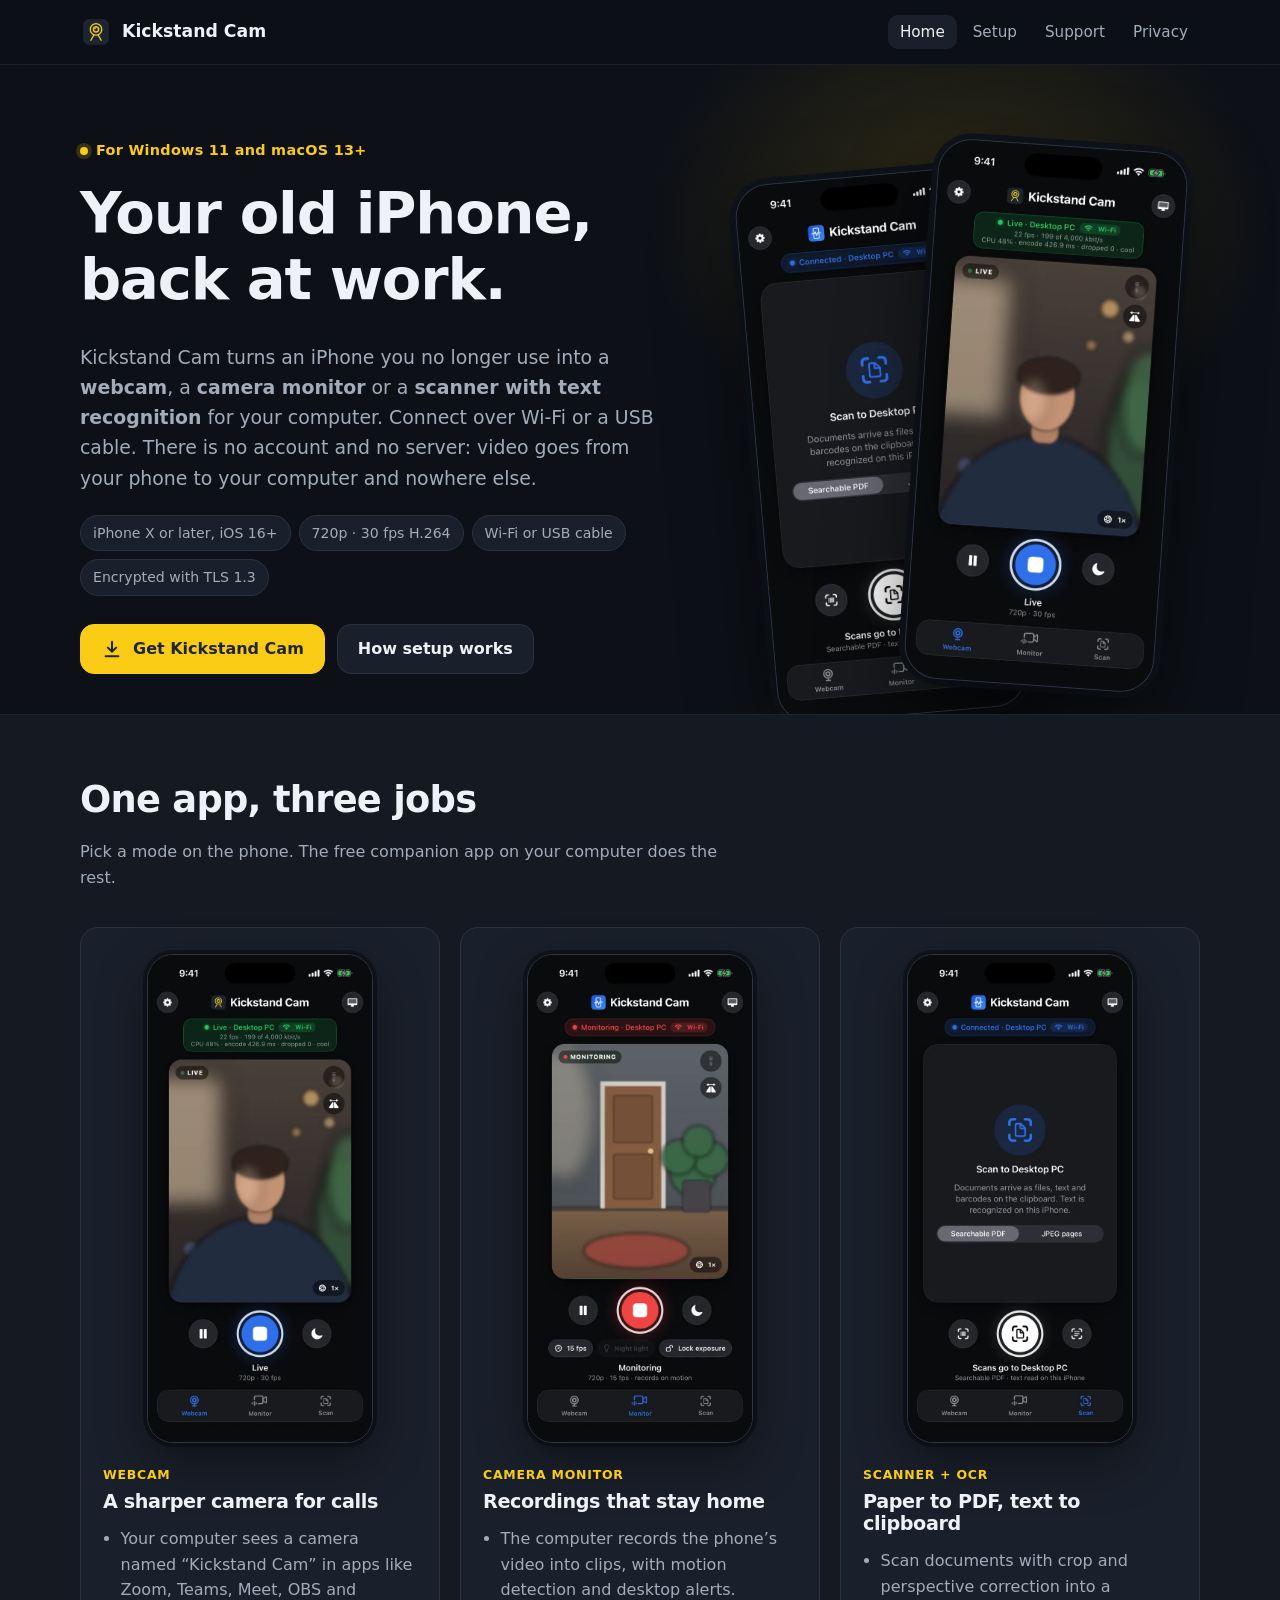
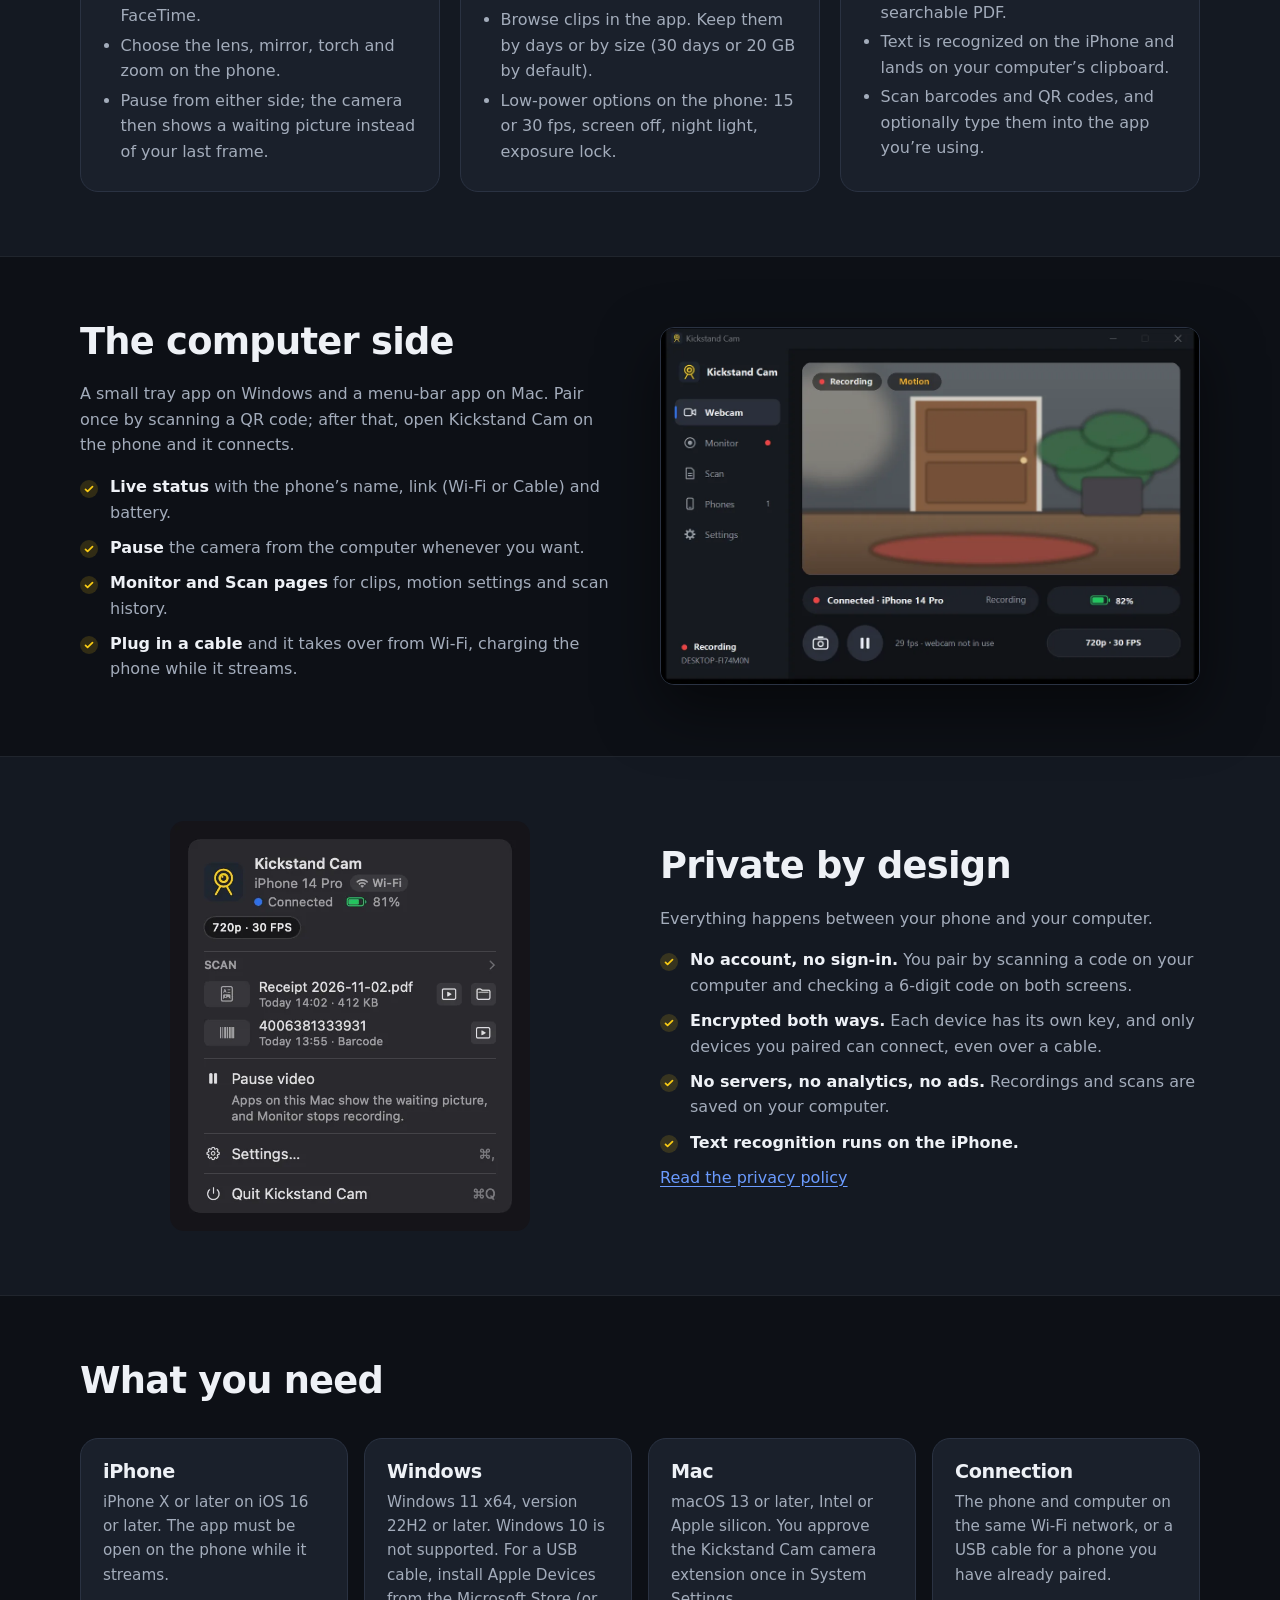
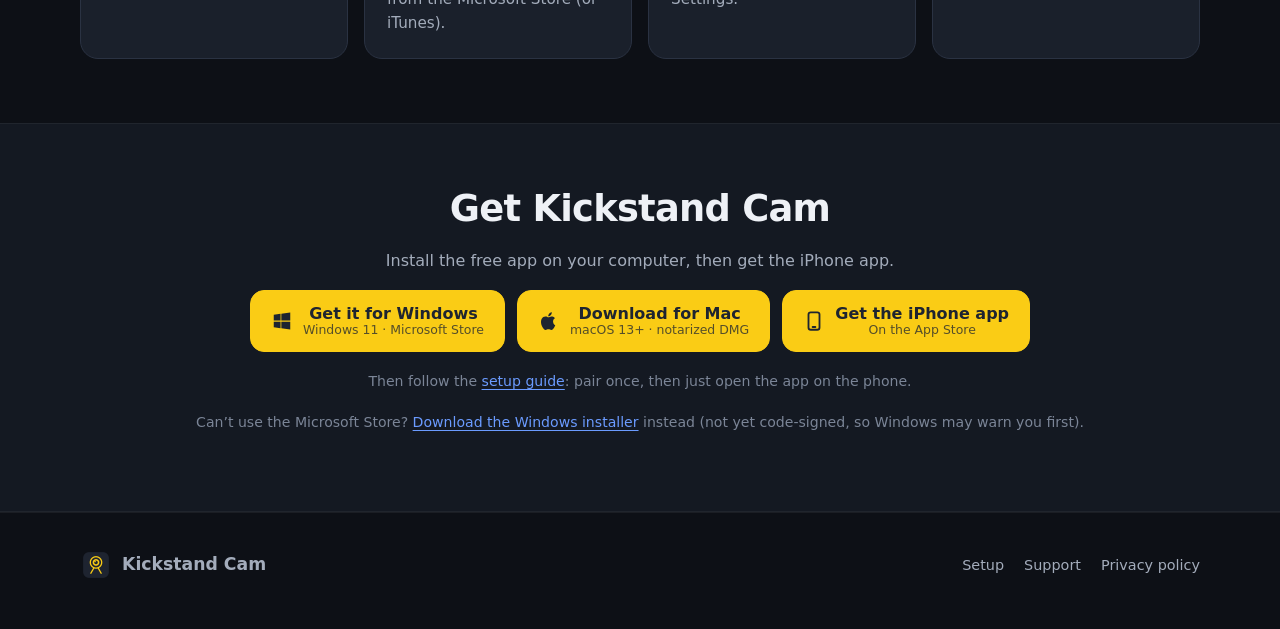
<file: index.html>
<!doctype html>
<html lang="en">
<head>
  <meta charset="utf-8">
  <meta name="viewport" content="width=device-width, initial-scale=1">
  <title>Kickstand Cam: your old iPhone as a webcam, camera monitor and scanner</title>
  <meta name="description" content="Kickstand Cam turns an old iPhone (iPhone X or later) into a webcam, a camera monitor or a document scanner with text recognition for Windows 11 and macOS 13+, over Wi-Fi or a USB cable. No account, no server.">
  <meta name="theme-color" content="#0d1016">
  <meta property="og:type" content="website">
  <meta property="og:title" content="Kickstand Cam">
  <meta property="og:description" content="Your old iPhone as a webcam, a camera monitor and a scanner for your Windows PC or Mac.">
  <meta property="og:image" content="assets/og-card.png">
  <link rel="icon" href="assets/icon.svg" type="image/svg+xml">
  <link rel="icon" href="assets/favicon.ico" sizes="any">
  <link rel="apple-touch-icon" href="assets/apple-touch-icon.png">
  <link rel="stylesheet" href="styles.css">
</head>
<body>
<a class="skip" href="#main">Skip to content</a>
<header class="site-header">
  <div class="wrap nav">
    <a class="brand" href="./"><img src="assets/icon-256.png" alt="" width="32" height="32">Kickstand Cam</a>
    <ul class="nav-links">
      <li><a href="./" aria-current="page">Home</a></li>
      <li><a href="setup/">Setup</a></li>
      <li><a href="support/">Support</a></li>
      <li><a href="privacy/">Privacy</a></li>
    </ul>
  </div>
</header>

<main id="main">
  <section class="hero">
    <div class="wrap hero-grid">
      <div>
        <span class="eyebrow">For Windows 11 and macOS 13+</span>
        <h1>Your old iPhone, back at work.</h1>
        <p class="lede">Kickstand Cam turns an iPhone you no longer use into a <strong>webcam</strong>, a <strong>camera monitor</strong> or a <strong>scanner with text recognition</strong> for your computer. Connect over Wi-Fi or a USB cable. There is no account and no server: video goes from your phone to your computer and nowhere else.</p>
        <ul class="facts">
          <li>iPhone X or later, iOS 16+</li>
          <li>720p · 30 fps H.264</li>
          <li>Wi-Fi or USB cable</li>
          <li>Encrypted with TLS 1.3</li>
        </ul>
        <div class="buttons">
          <a class="btn primary" href="#download">
            <svg viewBox="0 0 24 24" fill="none" stroke="currentColor" stroke-width="2.2" stroke-linecap="round" stroke-linejoin="round" aria-hidden="true"><path d="M12 4v11m0 0l-4.5-4.5M12 15l4.5-4.5M5 20h14"/></svg>
            Get Kickstand Cam
          </a>
          <a class="btn" href="setup/">How setup works</a>
        </div>
      </div>
      <div class="hero-shots" aria-hidden="true">
        <div class="phone a"><img src="assets/ios-scan.webp" alt="" width="600" height="1304"></div>
        <div class="phone b"><img src="assets/ios-webcam.webp" alt="" width="600" height="1304"></div>
      </div>
    </div>
  </section>

  <section class="band" id="modes">
    <div class="wrap">
      <div class="section-head">
        <h2>One app, three jobs</h2>
        <p class="muted">Pick a mode on the phone. The free companion app on your computer does the rest.</p>
      </div>
      <div class="modes">
        <article class="mode">
          <div class="phone"><img src="assets/ios-webcam.webp" alt="Kickstand Cam on iPhone in Webcam mode, live to a desktop PC over Wi-Fi" width="600" height="1304" loading="lazy"></div>
          <span class="tag">Webcam</span>
          <h3>A sharper camera for calls</h3>
          <ul>
            <li>Your computer sees a camera named “Kickstand Cam” in apps like Zoom, Teams, Meet, OBS and FaceTime.</li>
            <li>Choose the lens, mirror, torch and zoom on the phone.</li>
            <li>Pause from either side; the camera then shows a waiting picture instead of your last frame.</li>
          </ul>
        </article>
        <article class="mode">
          <div class="phone"><img src="assets/ios-monitor.webp" alt="Kickstand Cam on iPhone in Monitor mode at 15 fps, recording on motion" width="600" height="1304" loading="lazy"></div>
          <span class="tag">Camera monitor</span>
          <h3>Recordings that stay home</h3>
          <ul>
            <li>The computer records the phone’s video into clips, with motion detection and desktop alerts.</li>
            <li>Browse clips in the app. Keep them by days or by size (30 days or 20 GB by default).</li>
            <li>Low-power options on the phone: 15 or 30 fps, screen off, night light, exposure lock.</li>
          </ul>
        </article>
        <article class="mode">
          <div class="phone"><img src="assets/ios-scan.webp" alt="Kickstand Cam on iPhone in Scan mode, sending a searchable PDF to a desktop PC" width="600" height="1304" loading="lazy"></div>
          <span class="tag">Scanner + OCR</span>
          <h3>Paper to PDF, text to clipboard</h3>
          <ul>
            <li>Scan documents with crop and perspective correction into a searchable PDF.</li>
            <li>Text is recognized on the iPhone and lands on your computer’s clipboard.</li>
            <li>Scan barcodes and QR codes, and optionally type them into the app you’re using.</li>
          </ul>
        </article>
      </div>
    </div>
  </section>

  <section>
    <div class="wrap split">
      <div>
        <h2>The computer side</h2>
        <p class="muted">A small tray app on Windows and a menu-bar app on Mac. Pair once by scanning a QR code; after that, open Kickstand Cam on the phone and it connects.</p>
        <ul class="checks">
          <li><strong>Live status</strong> with the phone’s name, link (Wi-Fi or Cable) and battery.</li>
          <li><strong>Pause</strong> the camera from the computer whenever you want.</li>
          <li><strong>Monitor and Scan pages</strong> for clips, motion settings and scan history.</li>
          <li><strong>Plug in a cable</strong> and it takes over from Wi-Fi, charging the phone while it streams.</li>
        </ul>
      </div>
      <figure class="window"><img src="assets/win-monitoring.webp" alt="Kickstand Cam for Windows recording a motion clip from an iPhone 14 Pro" width="1160" height="769" loading="lazy"></figure>
    </div>
  </section>

  <section class="band">
    <div class="wrap split flip">
      <div>
        <h2>Private by design</h2>
        <p class="muted">Everything happens between your phone and your computer.</p>
        <ul class="checks">
          <li><strong>No account, no sign-in.</strong> You pair by scanning a code on your computer and checking a 6-digit code on both screens.</li>
          <li><strong>Encrypted both ways.</strong> Each device has its own key, and only devices you paired can connect, even over a cable.</li>
          <li><strong>No servers, no analytics, no ads.</strong> Recordings and scans are saved on your computer.</li>
          <li><strong>Text recognition runs on the iPhone.</strong></li>
        </ul>
        <p><a href="privacy/">Read the privacy policy</a></p>
      </div>
      <figure class="window plain" style="max-width:360px;justify-self:center"><img src="assets/mac-menu.webp" alt="Kickstand Cam menu on a Mac: connected to an iPhone 14 Pro over Wi-Fi, with recent scans" width="632" height="720" loading="lazy"></figure>
    </div>
  </section>

  <section id="requirements">
    <div class="wrap">
      <div class="section-head">
        <h2>What you need</h2>
      </div>
      <div class="cards four">
        <div class="card">
          <h3>iPhone</h3>
          <p class="muted">iPhone X or later on iOS 16 or later. The app must be open on the phone while it streams.</p>
        </div>
        <div class="card">
          <h3>Windows</h3>
          <p class="muted">Windows 11 x64, version 22H2 or later. Windows 10 is not supported. For a USB cable, install Apple Devices from the Microsoft Store (or iTunes).</p>
        </div>
        <div class="card">
          <h3>Mac</h3>
          <p class="muted">macOS 13 or later, Intel or Apple silicon. You approve the Kickstand Cam camera extension once in System Settings.</p>
        </div>
        <div class="card">
          <h3>Connection</h3>
          <p class="muted">The phone and computer on the same Wi-Fi network, or a USB cable for a phone you have already paired.</p>
        </div>
      </div>
    </div>
  </section>

  <section class="band download" id="download">
    <div class="wrap">
      <h2>Get Kickstand Cam</h2>
      <p class="muted">Install the free app on your computer, then get the iPhone app.</p>
      <div class="buttons">
        <!-- Download links: see site/README.md, "Downloads". -->
        <a class="btn primary" href="https://apps.microsoft.com/detail/9MT7MJQZF2FW" data-download="windows">
          <svg viewBox="0 0 24 24" fill="currentColor" aria-hidden="true"><path d="M3 5.2l7.4-1v7.2H3zm0 13.6l7.4 1v-7.1H3zm8.3 1.1L21 21.3v-8.6h-9.7zm0-15.8v7.3H21V2.7z"/></svg>
          <span>Get it for Windows<small>Windows 11 · Microsoft Store</small></span>
        </a>
        <a class="btn primary" href="downloads/KickstandCam-1.0.0.dmg" data-download="mac">
          <svg viewBox="0 0 24 24" fill="currentColor" aria-hidden="true"><path d="M16.4 12.6c0-2.4 2-3.6 2.1-3.6-1.1-1.7-2.9-1.9-3.5-1.9-1.5-.2-2.9.9-3.7.9-.8 0-1.9-.9-3.2-.8-1.6 0-3.1 1-4 2.4-1.7 3-.4 7.4 1.2 9.8.8 1.2 1.8 2.5 3 2.4 1.2 0 1.7-.8 3.1-.8s1.9.8 3.2.8c1.3 0 2.1-1.2 2.9-2.4.9-1.3 1.3-2.7 1.3-2.7s-2.4-1-2.4-4.1zM14 5.5c.7-.8 1.1-1.9 1-3-1 0-2.1.7-2.8 1.5-.6.7-1.2 1.8-1 2.9 1 .1 2.1-.6 2.8-1.4z"/></svg>
          <span>Download for Mac<small>macOS 13+ · notarized DMG</small></span>
        </a>
        <a class="btn primary" href="https://apps.apple.com/app/id6826891797" data-download="app-store">
          <svg viewBox="0 0 24 24" fill="none" stroke="currentColor" stroke-width="2" stroke-linecap="round" aria-hidden="true"><rect x="6" y="2.5" width="12" height="19" rx="2.5"/><path d="M10.5 18.5h3"/></svg>
          <span>Get the iPhone app<small>On the App Store</small></span>
        </a>
      </div>
      <p class="note">Then follow the <a href="setup/">setup guide</a>: pair once, then just open the app on the phone.</p>
      <p class="note">Can’t use the Microsoft Store? <a href="downloads/KickstandCam-Setup-1.0.0.exe" data-download="windows-exe">Download the Windows installer</a> instead (not yet code-signed, so Windows may warn you first).</p>
    </div>
  </section>
</main>

<footer class="site-footer">
  <div class="wrap footer-grid">
    <a class="brand" href="./"><img src="assets/icon-256.png" alt="" width="32" height="32">Kickstand Cam</a>
    <nav aria-label="Footer">
      <a href="setup/">Setup</a>
      <a href="support/">Support</a>
      <a href="privacy/">Privacy policy</a>
    </nav>
  </div>
</footer>
</body>
</html>
</file>
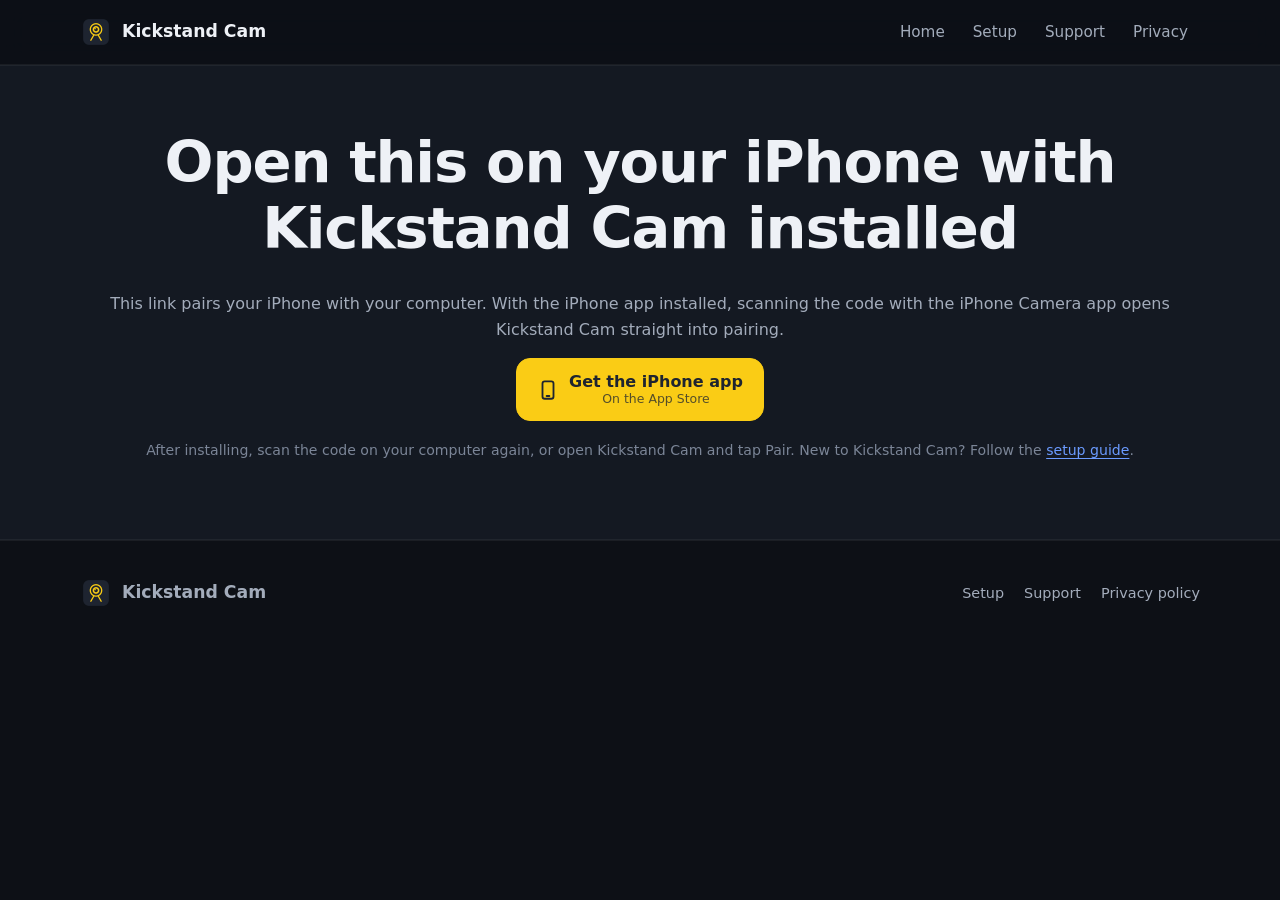
<file: pair/index.html>
<!doctype html>
<html lang="en">
<head>
  <meta charset="utf-8">
  <meta name="viewport" content="width=device-width, initial-scale=1">
  <title>Pair with Kickstand Cam</title>
  <meta name="description" content="Open this pairing link on your iPhone with Kickstand Cam installed.">
  <meta name="robots" content="noindex">
  <meta name="theme-color" content="#0d1016">
  <link rel="icon" href="../assets/icon.svg" type="image/svg+xml">
  <link rel="icon" href="../assets/favicon.ico" sizes="any">
  <link rel="apple-touch-icon" href="../assets/apple-touch-icon.png">
  <link rel="stylesheet" href="../styles.css">
</head>
<body>
<a class="skip" href="#main">Skip to content</a>
<header class="site-header">
  <div class="wrap nav">
    <a class="brand" href="../"><img src="../assets/icon-256.png" alt="" width="32" height="32">Kickstand Cam</a>
    <ul class="nav-links">
      <li><a href="../">Home</a></li>
      <li><a href="../setup/">Setup</a></li>
      <li><a href="../support/">Support</a></li>
      <li><a href="../privacy/">Privacy</a></li>
    </ul>
  </div>
</header>

<!-- The pairing details live in this page's #fragment, which browsers never send to the server. This page reads nothing from it. -->
<main id="main">
  <section class="band download">
    <div class="wrap">
      <h1>Open this on your iPhone with Kickstand Cam installed</h1>
      <p class="muted">This link pairs your iPhone with your computer. With the iPhone app installed, scanning the code with the iPhone Camera app opens Kickstand Cam straight into pairing.</p>
      <div class="buttons">
        <a class="btn primary" href="https://apps.apple.com/app/id6826891797" data-download="app-store">
          <svg viewBox="0 0 24 24" fill="none" stroke="currentColor" stroke-width="2" stroke-linecap="round" aria-hidden="true"><rect x="6" y="2.5" width="12" height="19" rx="2.5"/><path d="M10.5 18.5h3"/></svg>
          <span>Get the iPhone app<small>On the App Store</small></span>
        </a>
      </div>
      <p class="note">After installing, scan the code on your computer again, or open Kickstand Cam and tap Pair. New to Kickstand Cam? Follow the <a href="../setup/">setup guide</a>.</p>
    </div>
  </section>
</main>

<footer class="site-footer">
  <div class="wrap footer-grid">
    <a class="brand" href="../"><img src="../assets/icon-256.png" alt="" width="32" height="32">Kickstand Cam</a>
    <nav aria-label="Footer">
      <a href="../setup/">Setup</a>
      <a href="../support/">Support</a>
      <a href="../privacy/">Privacy policy</a>
    </nav>
  </div>
</footer>
</body>
</html>
</file>
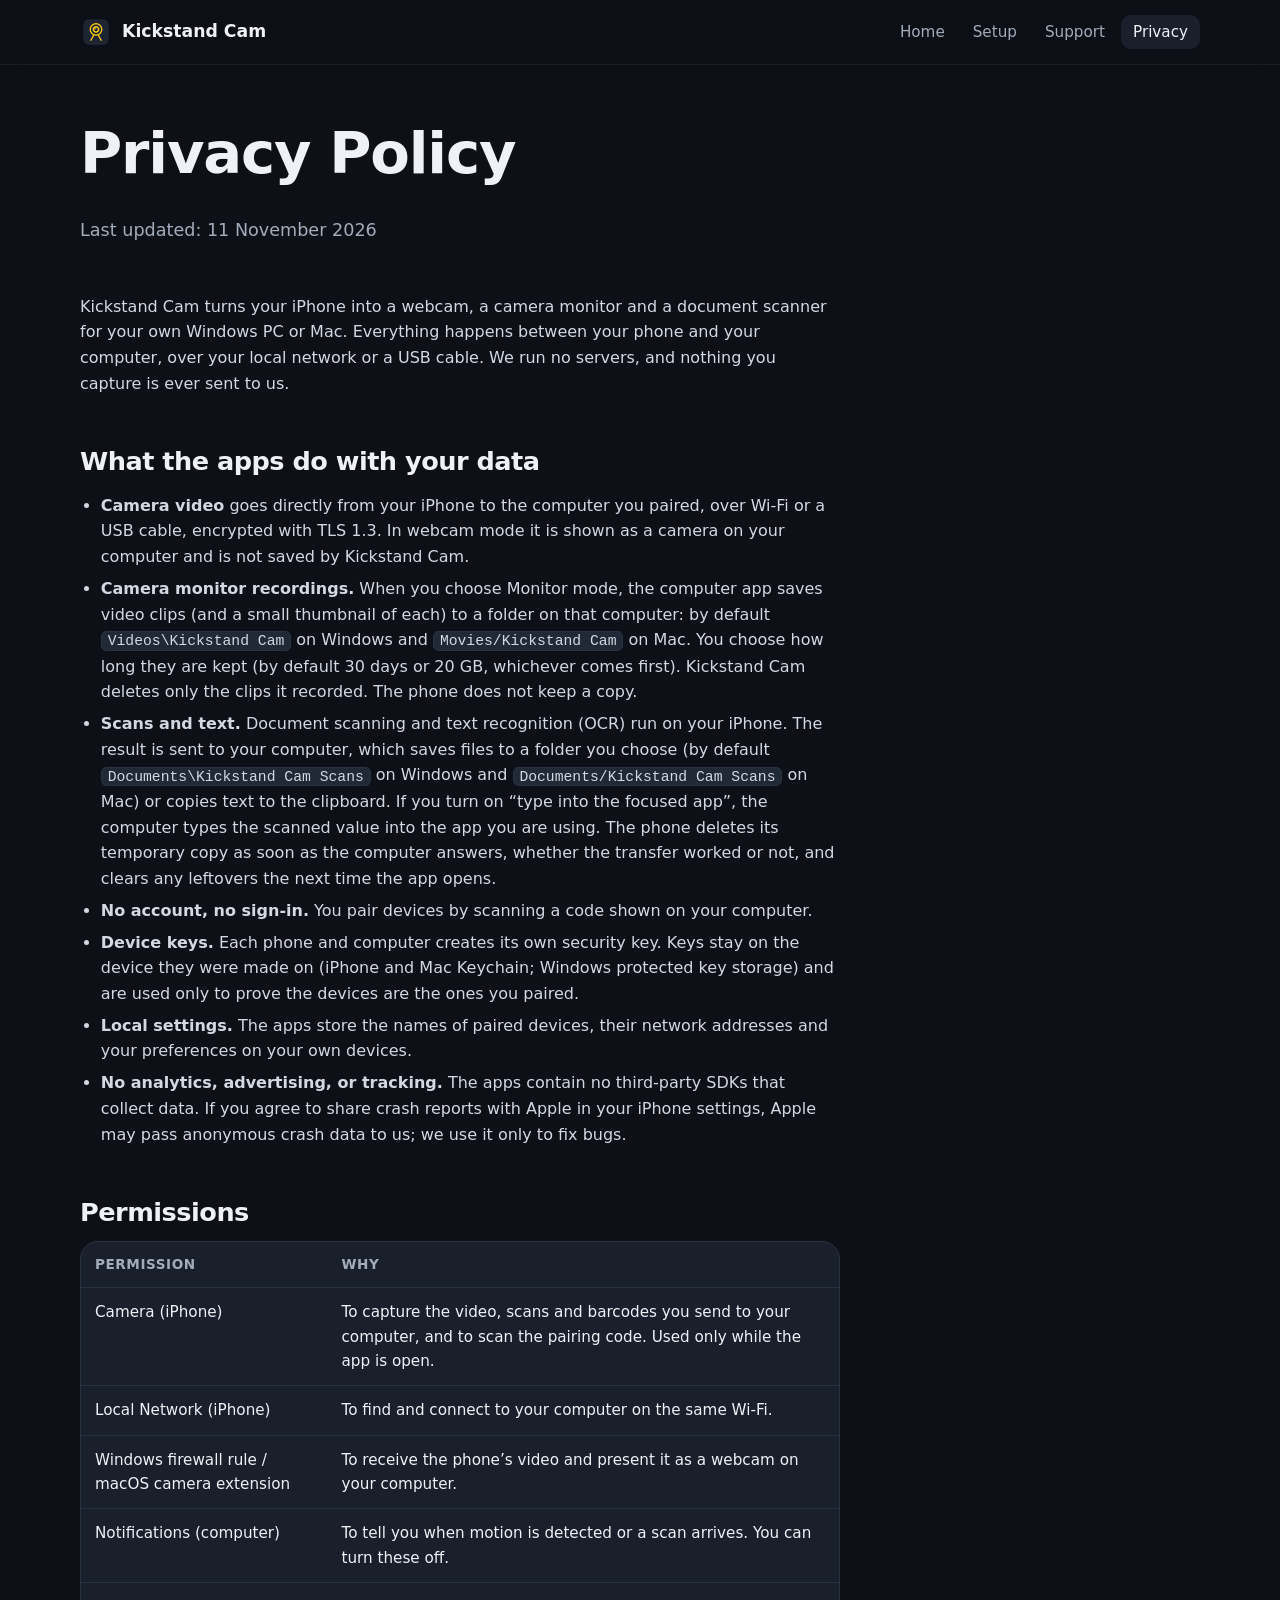
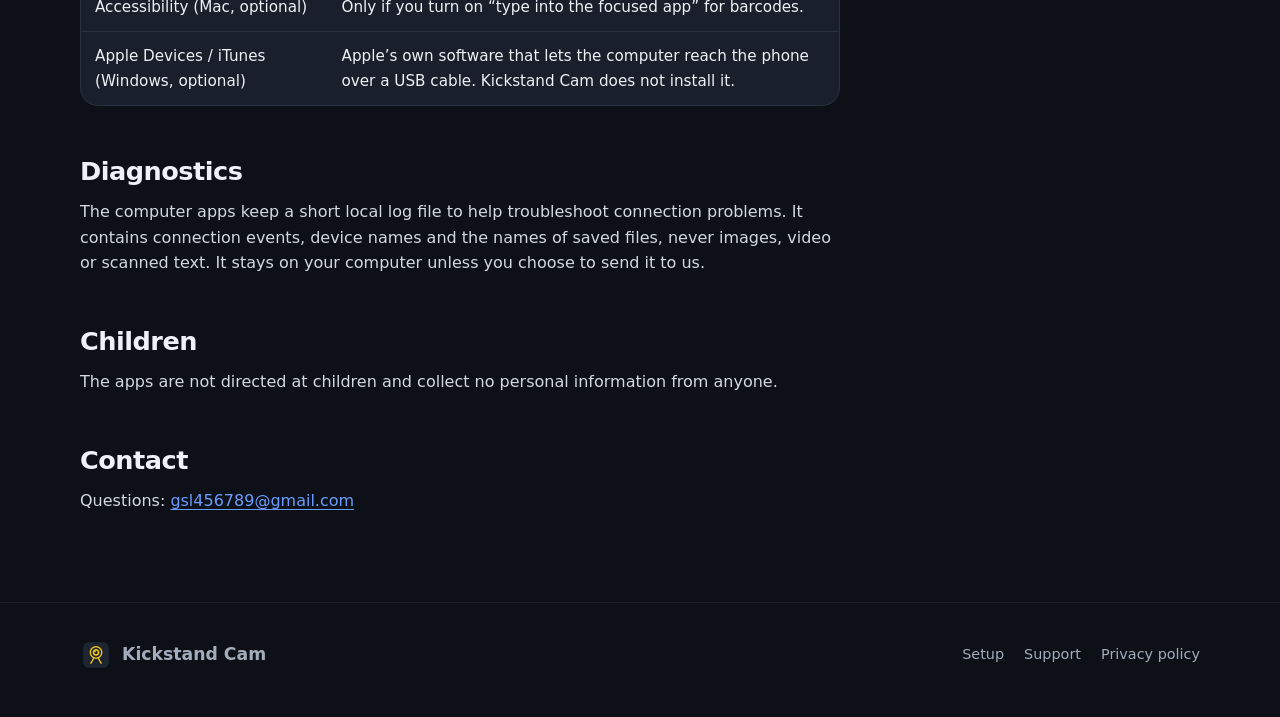
<file: privacy/index.html>
<!doctype html>
<html lang="en">
<head>
  <meta charset="utf-8">
  <meta name="viewport" content="width=device-width, initial-scale=1">
  <title>Kickstand Cam Privacy Policy</title>
  <meta name="description" content="Kickstand Cam runs no servers and collects no data. Video, recordings and scans stay between your iPhone and your own computer.">
  <meta name="theme-color" content="#0d1016">
  <link rel="icon" href="../assets/icon.svg" type="image/svg+xml">
  <link rel="icon" href="../assets/favicon.ico" sizes="any">
  <link rel="apple-touch-icon" href="../assets/apple-touch-icon.png">
  <link rel="stylesheet" href="../styles.css">
</head>
<body>
<a class="skip" href="#main">Skip to content</a>
<header class="site-header">
  <div class="wrap nav">
    <a class="brand" href="../"><img src="../assets/icon-256.png" alt="" width="32" height="32">Kickstand Cam</a>
    <ul class="nav-links">
      <li><a href="../">Home</a></li>
      <li><a href="../setup/">Setup</a></li>
      <li><a href="../support/">Support</a></li>
      <li><a href="./" aria-current="page">Privacy</a></li>
    </ul>
  </div>
</header>

<!-- Source: docs/release/privacy-policy.md. Keep the two in step. -->
<main id="main">
  <div class="wrap page-head">
    <h1>Privacy Policy</h1>
    <p>Last updated: 11 November 2026</p>
  </div>

  <div class="wrap article">
    <div class="prose">
      <p>Kickstand Cam turns your iPhone into a webcam, a camera monitor and a document scanner for your own Windows PC or Mac. Everything happens between your phone and your computer, over your local network or a USB cable. We run no servers, and nothing you capture is ever sent to us.</p>

      <h2 id="data">What the apps do with your data</h2>
      <ul>
        <li><strong>Camera video</strong> goes directly from your iPhone to the computer you paired, over Wi-Fi or a USB cable, encrypted with TLS 1.3. In webcam mode it is shown as a camera on your computer and is not saved by Kickstand Cam.</li>
        <li><strong>Camera monitor recordings.</strong> When you choose Monitor mode, the computer app saves video clips (and a small thumbnail of each) to a folder on that computer: by default <code>Videos\Kickstand Cam</code> on Windows and <code>Movies/Kickstand Cam</code> on Mac. You choose how long they are kept (by default 30 days or 20 GB, whichever comes first). Kickstand Cam deletes only the clips it recorded. The phone does not keep a copy.</li>
        <li><strong>Scans and text.</strong> Document scanning and text recognition (OCR) run on your iPhone. The result is sent to your computer, which saves files to a folder you choose (by default <code>Documents\Kickstand Cam Scans</code> on Windows and <code>Documents/Kickstand Cam Scans</code> on Mac) or copies text to the clipboard. If you turn on “type into the focused app”, the computer types the scanned value into the app you are using. The phone deletes its temporary copy as soon as the computer answers, whether the transfer worked or not, and clears any leftovers the next time the app opens.</li>
        <li><strong>No account, no sign-in.</strong> You pair devices by scanning a code shown on your computer.</li>
        <li><strong>Device keys.</strong> Each phone and computer creates its own security key. Keys stay on the device they were made on (iPhone and Mac Keychain; Windows protected key storage) and are used only to prove the devices are the ones you paired.</li>
        <li><strong>Local settings.</strong> The apps store the names of paired devices, their network addresses and your preferences on your own devices.</li>
        <li><strong>No analytics, advertising, or tracking.</strong> The apps contain no third-party SDKs that collect data. If you agree to share crash reports with Apple in your iPhone settings, Apple may pass anonymous crash data to us; we use it only to fix bugs.</li>
      </ul>

      <h2 id="permissions">Permissions</h2>
      <div class="table-wrap">
        <table>
          <thead><tr><th scope="col">Permission</th><th scope="col">Why</th></tr></thead>
          <tbody>
            <tr><td>Camera (iPhone)</td><td>To capture the video, scans and barcodes you send to your computer, and to scan the pairing code. Used only while the app is open.</td></tr>
            <tr><td>Local Network (iPhone)</td><td>To find and connect to your computer on the same Wi-Fi.</td></tr>
            <tr><td>Windows firewall rule / macOS camera extension</td><td>To receive the phone’s video and present it as a webcam on your computer.</td></tr>
            <tr><td>Notifications (computer)</td><td>To tell you when motion is detected or a scan arrives. You can turn these off.</td></tr>
            <tr><td>Accessibility (Mac, optional)</td><td>Only if you turn on “type into the focused app” for barcodes.</td></tr>
            <tr><td>Apple Devices / iTunes (Windows, optional)</td><td>Apple’s own software that lets the computer reach the phone over a USB cable. Kickstand Cam does not install it.</td></tr>
          </tbody>
        </table>
      </div>

      <h2 id="diagnostics">Diagnostics</h2>
      <p>The computer apps keep a short local log file to help troubleshoot connection problems. It contains connection events, device names and the names of saved files, never images, video or scanned text. It stays on your computer unless you choose to send it to us.</p>

      <h2 id="children">Children</h2>
      <p>The apps are not directed at children and collect no personal information from anyone.</p>

      <h2 id="contact">Contact</h2>
      <p>Questions: <a href="mailto:gsl456789@gmail.com">gsl456789@gmail.com</a></p>
    </div>
  </div>
</main>

<footer class="site-footer">
  <div class="wrap footer-grid">
    <a class="brand" href="../"><img src="../assets/icon-256.png" alt="" width="32" height="32">Kickstand Cam</a>
    <nav aria-label="Footer">
      <a href="../setup/">Setup</a>
      <a href="../support/">Support</a>
      <a href="./">Privacy policy</a>
    </nav>
  </div>
</footer>
</body>
</html>
</file>
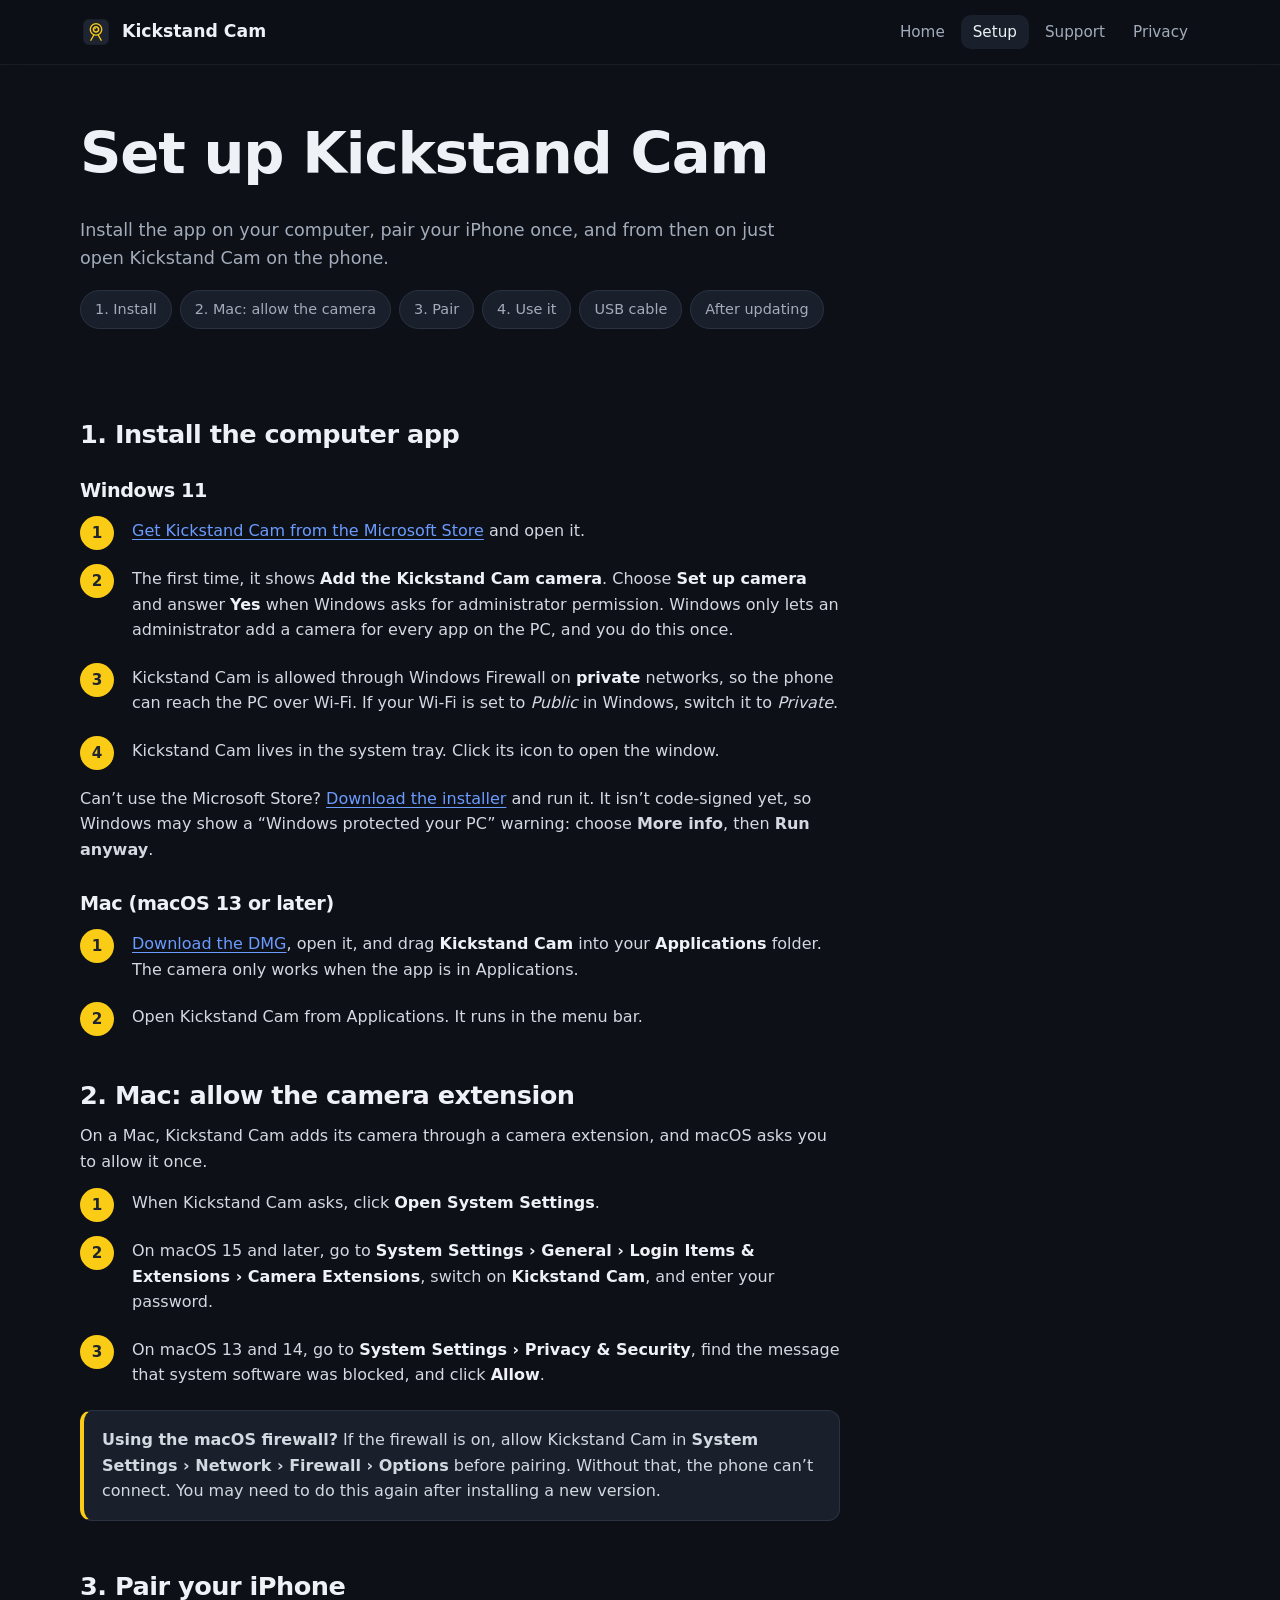
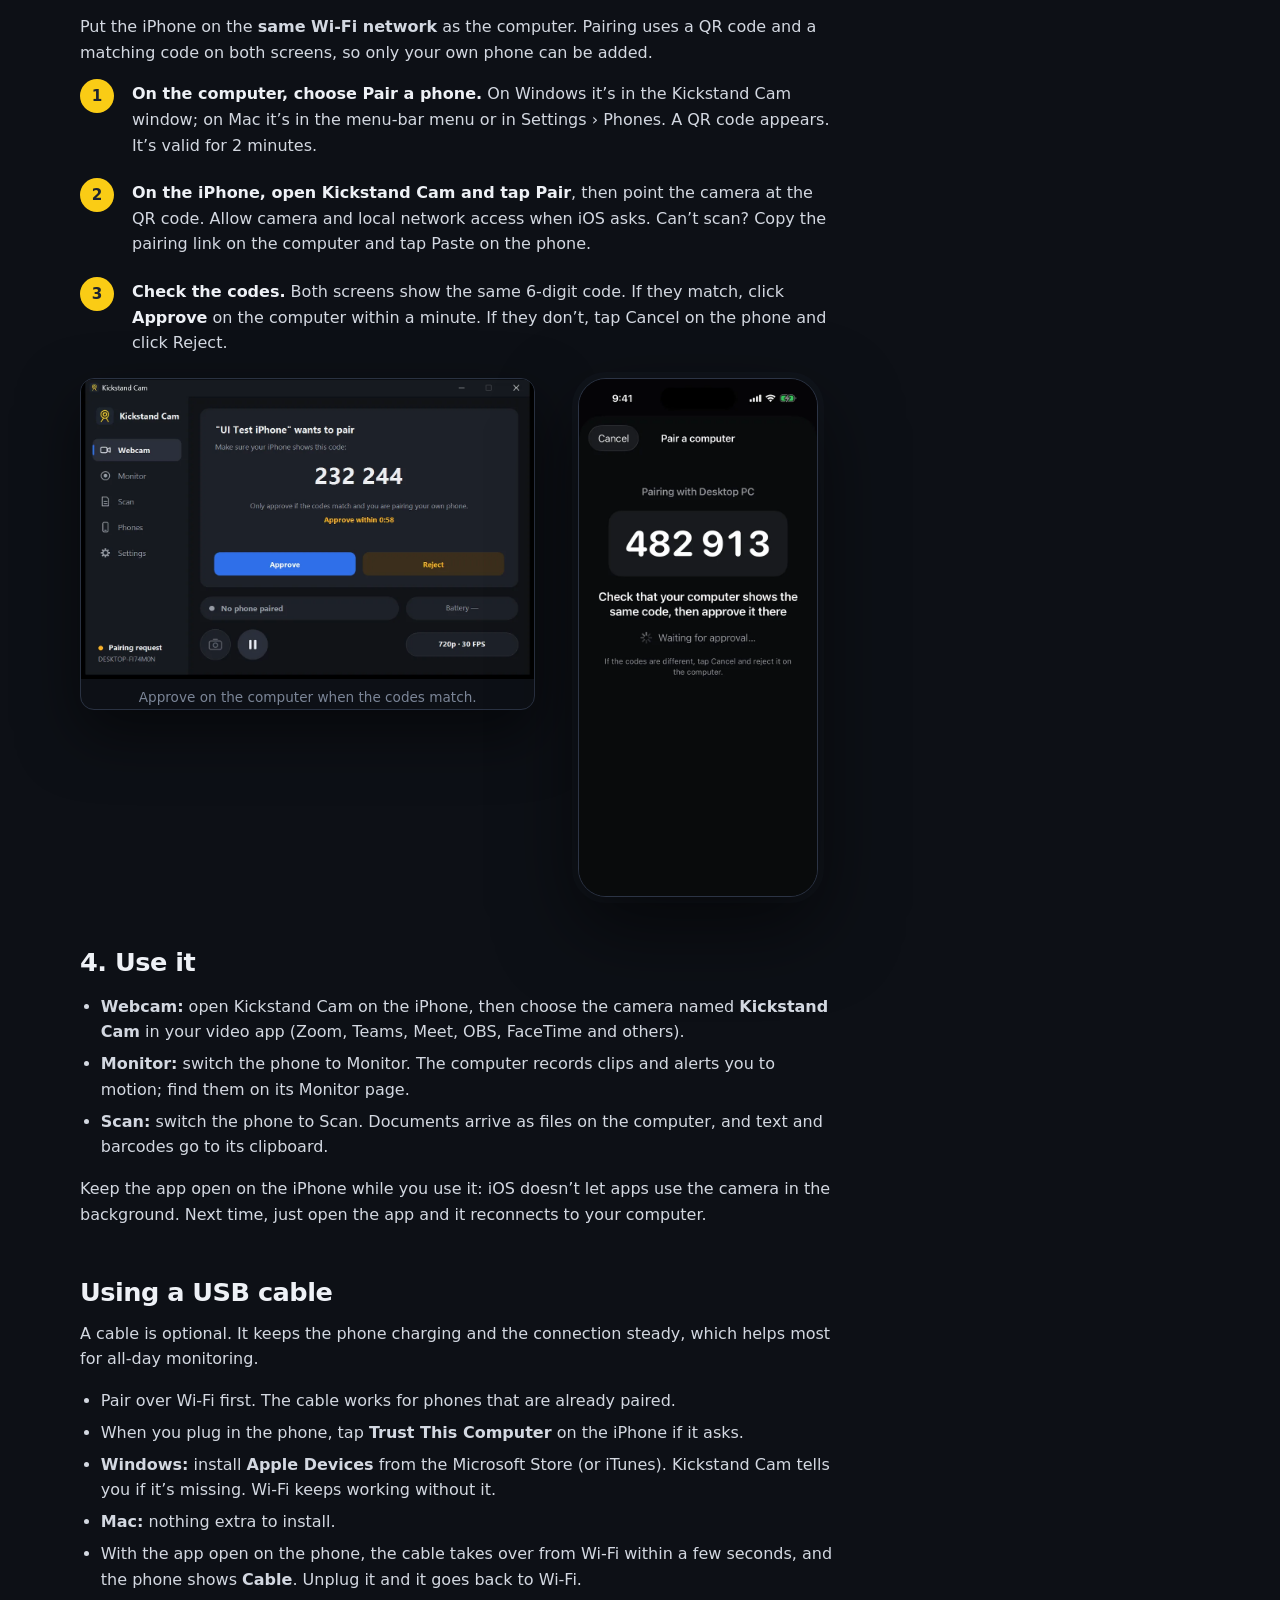
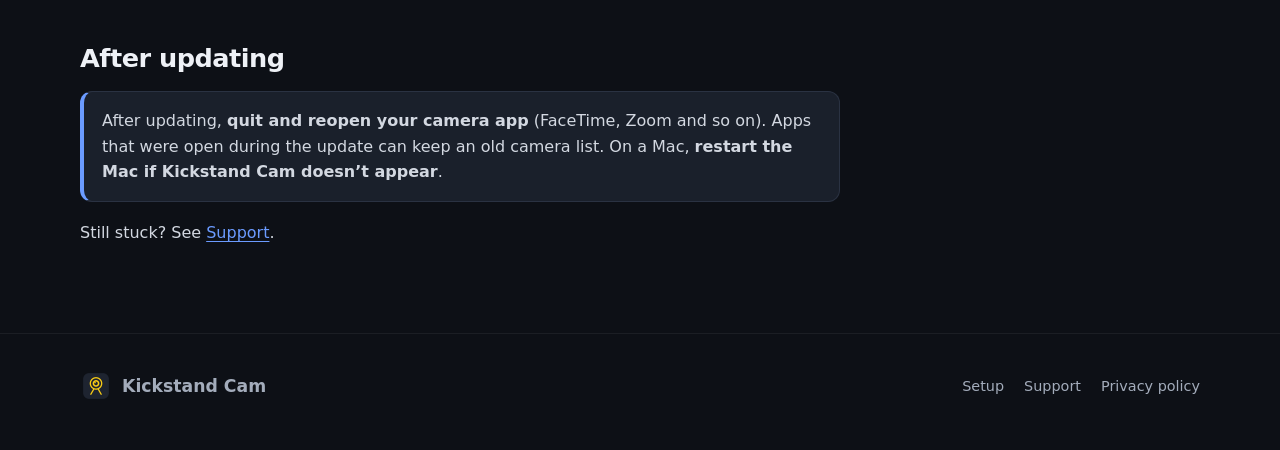
<file: setup/index.html>
<!doctype html>
<html lang="en">
<head>
  <meta charset="utf-8">
  <meta name="viewport" content="width=device-width, initial-scale=1">
  <title>Set up Kickstand Cam</title>
  <meta name="description" content="Install Kickstand Cam on Windows or Mac, approve the Mac camera extension, and pair your iPhone with a QR code.">
  <meta name="theme-color" content="#0d1016">
  <link rel="icon" href="../assets/icon.svg" type="image/svg+xml">
  <link rel="icon" href="../assets/favicon.ico" sizes="any">
  <link rel="apple-touch-icon" href="../assets/apple-touch-icon.png">
  <link rel="stylesheet" href="../styles.css">
</head>
<body>
<a class="skip" href="#main">Skip to content</a>
<header class="site-header">
  <div class="wrap nav">
    <a class="brand" href="../"><img src="../assets/icon-256.png" alt="" width="32" height="32">Kickstand Cam</a>
    <ul class="nav-links">
      <li><a href="../">Home</a></li>
      <li><a href="./" aria-current="page">Setup</a></li>
      <li><a href="../support/">Support</a></li>
      <li><a href="../privacy/">Privacy</a></li>
    </ul>
  </div>
</header>

<main id="main">
  <div class="wrap page-head">
    <h1>Set up Kickstand Cam</h1>
    <p>Install the app on your computer, pair your iPhone once, and from then on just open Kickstand Cam on the phone.</p>
    <ul class="toc">
      <li><a href="#install">1. Install</a></li>
      <li><a href="#mac">2. Mac: allow the camera</a></li>
      <li><a href="#pair">3. Pair</a></li>
      <li><a href="#use">4. Use it</a></li>
      <li><a href="#cable">USB cable</a></li>
      <li><a href="#updating">After updating</a></li>
    </ul>
  </div>

  <div class="wrap article">
    <div class="prose">
      <h2 id="install">1. Install the computer app</h2>
      <h3>Windows 11</h3>
      <ol class="steps">
        <li><a href="https://apps.microsoft.com/detail/9MT7MJQZF2FW">Get Kickstand Cam from the Microsoft Store</a> and open it.</li>
        <li>The first time, it shows <strong>Add the Kickstand Cam camera</strong>. Choose <strong>Set up camera</strong> and answer <strong>Yes</strong> when Windows asks for administrator permission. Windows only lets an administrator add a camera for every app on the PC, and you do this once.</li>
        <li>Kickstand Cam is allowed through Windows Firewall on <strong>private</strong> networks, so the phone can reach the PC over Wi-Fi. If your Wi-Fi is set to <em>Public</em> in Windows, switch it to <em>Private</em>.</li>
        <li>Kickstand Cam lives in the system tray. Click its icon to open the window.</li>
      </ol>
      <p class="muted">Can’t use the Microsoft Store? <a href="../downloads/KickstandCam-Setup-1.0.0.exe">Download the installer</a> and run it. It isn’t code-signed yet, so Windows may show a “Windows protected your PC” warning: choose <strong>More info</strong>, then <strong>Run anyway</strong>.</p>

      <h3>Mac (macOS 13 or later)</h3>
      <ol class="steps">
        <li><a href="../#download">Download the DMG</a>, open it, and drag <strong>Kickstand Cam</strong> into your <strong>Applications</strong> folder. The camera only works when the app is in Applications.</li>
        <li>Open Kickstand Cam from Applications. It runs in the menu bar.</li>
      </ol>

      <h2 id="mac">2. Mac: allow the camera extension</h2>
      <p>On a Mac, Kickstand Cam adds its camera through a camera extension, and macOS asks you to allow it once.</p>
      <ol class="steps">
        <li>When Kickstand Cam asks, click <strong>Open System Settings</strong>.</li>
        <li>On macOS 15 and later, go to <strong>System Settings › General › Login Items &amp; Extensions › Camera Extensions</strong>, switch on <strong>Kickstand Cam</strong>, and enter your password.</li>
        <li>On macOS 13 and 14, go to <strong>System Settings › Privacy &amp; Security</strong>, find the message that system software was blocked, and click <strong>Allow</strong>.</li>
      </ol>
      <div class="callout">
        <p><strong>Using the macOS firewall?</strong> If the firewall is on, allow Kickstand Cam in <strong>System Settings › Network › Firewall › Options</strong> before pairing. Without that, the phone can’t connect. You may need to do this again after installing a new version.</p>
      </div>

      <h2 id="pair">3. Pair your iPhone</h2>
      <p>Put the iPhone on the <strong>same Wi-Fi network</strong> as the computer. Pairing uses a QR code and a matching code on both screens, so only your own phone can be added.</p>
      <ol class="steps">
        <li><strong>On the computer, choose Pair a phone.</strong> On Windows it’s in the Kickstand Cam window; on Mac it’s in the menu-bar menu or in Settings › Phones. A QR code appears. It’s valid for 2 minutes.</li>
        <li><strong>On the iPhone, open Kickstand Cam and tap Pair</strong>, then point the camera at the QR code. Allow camera and local network access when iOS asks. Can’t scan? Copy the pairing link on the computer and tap Paste on the phone.</li>
        <li><strong>Check the codes.</strong> Both screens show the same 6-digit code. If they match, click <strong>Approve</strong> on the computer within a minute. If they don’t, tap Cancel on the phone and click Reject.</li>
      </ol>
      <div class="shot-row">
        <figure class="window"><img src="../assets/win-approve.webp" alt="Kickstand Cam for Windows asking to approve an iPhone, showing the code 232 244" width="1160" height="769" loading="lazy"><figcaption>Approve on the computer when the codes match.</figcaption></figure>
        <figure class="phone"><img src="../assets/ios-pair-code.webp" alt="Kickstand Cam on iPhone showing the pairing code and waiting for approval" width="600" height="1304" loading="lazy"></figure>
      </div>

      <h2 id="use">4. Use it</h2>
      <ul>
        <li><strong>Webcam:</strong> open Kickstand Cam on the iPhone, then choose the camera named <strong>Kickstand Cam</strong> in your video app (Zoom, Teams, Meet, OBS, FaceTime and others).</li>
        <li><strong>Monitor:</strong> switch the phone to Monitor. The computer records clips and alerts you to motion; find them on its Monitor page.</li>
        <li><strong>Scan:</strong> switch the phone to Scan. Documents arrive as files on the computer, and text and barcodes go to its clipboard.</li>
      </ul>
      <p>Keep the app open on the iPhone while you use it: iOS doesn’t let apps use the camera in the background. Next time, just open the app and it reconnects to your computer.</p>

      <h2 id="cable">Using a USB cable</h2>
      <p>A cable is optional. It keeps the phone charging and the connection steady, which helps most for all-day monitoring.</p>
      <ul>
        <li>Pair over Wi-Fi first. The cable works for phones that are already paired.</li>
        <li>When you plug in the phone, tap <strong>Trust This Computer</strong> on the iPhone if it asks.</li>
        <li><strong>Windows:</strong> install <strong>Apple Devices</strong> from the Microsoft Store (or iTunes). Kickstand Cam tells you if it’s missing. Wi-Fi keeps working without it.</li>
        <li><strong>Mac:</strong> nothing extra to install.</li>
        <li>With the app open on the phone, the cable takes over from Wi-Fi within a few seconds, and the phone shows <strong>Cable</strong>. Unplug it and it goes back to Wi-Fi.</li>
      </ul>

      <h2 id="updating">After updating</h2>
      <div class="callout info">
        <p>After updating, <strong>quit and reopen your camera app</strong> (FaceTime, Zoom and so on). Apps that were open during the update can keep an old camera list. On a Mac, <strong>restart the Mac if Kickstand Cam doesn’t appear</strong>.</p>
      </div>
      <p>Still stuck? See <a href="../support/">Support</a>.</p>
    </div>
  </div>
</main>

<footer class="site-footer">
  <div class="wrap footer-grid">
    <a class="brand" href="../"><img src="../assets/icon-256.png" alt="" width="32" height="32">Kickstand Cam</a>
    <nav aria-label="Footer">
      <a href="./">Setup</a>
      <a href="../support/">Support</a>
      <a href="../privacy/">Privacy policy</a>
    </nav>
  </div>
</footer>
</body>
</html>
</file>
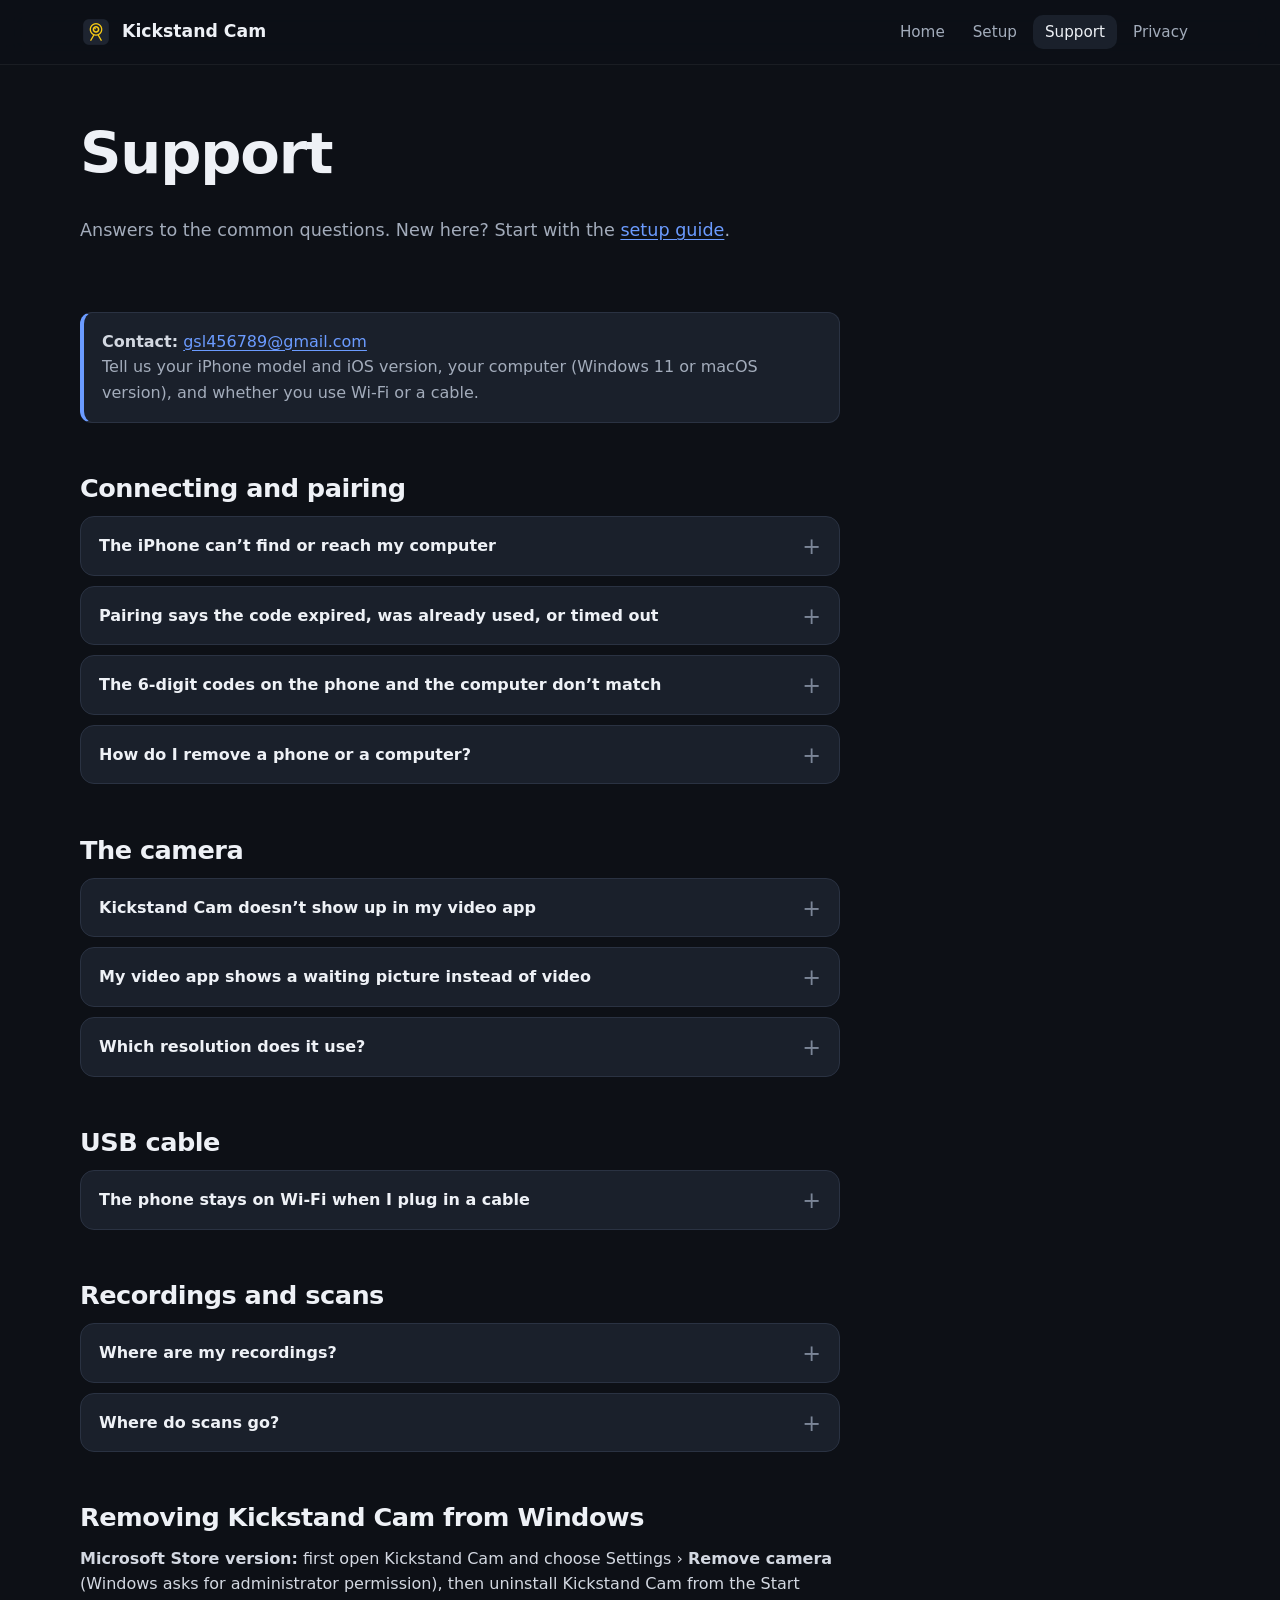
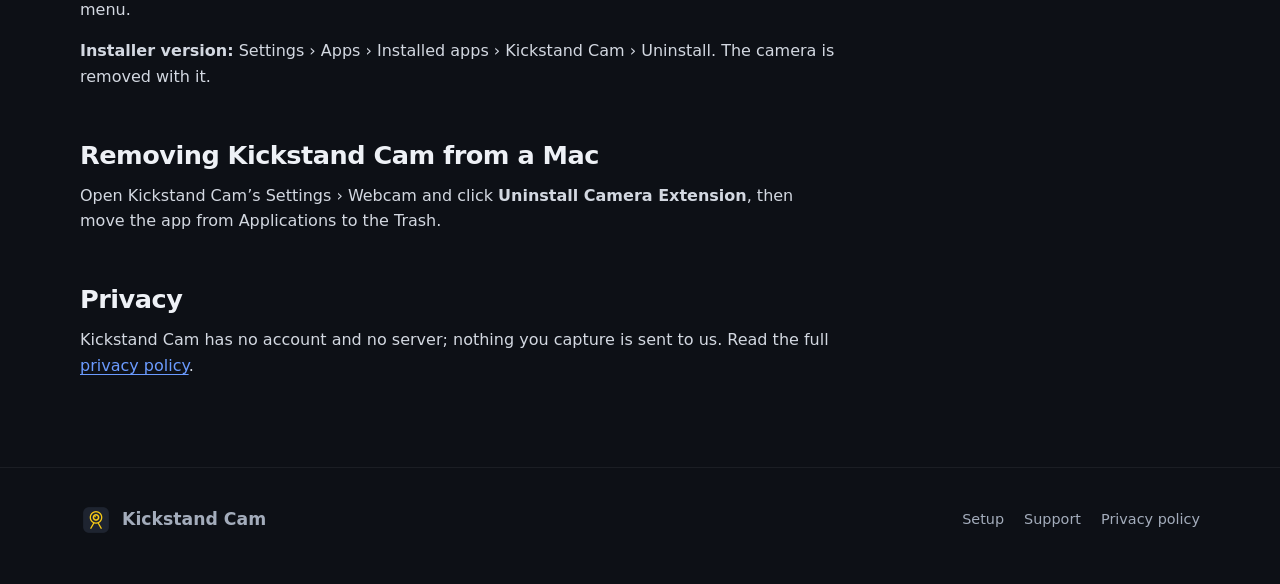
<file: support/index.html>
<!doctype html>
<html lang="en">
<head>
  <meta charset="utf-8">
  <meta name="viewport" content="width=device-width, initial-scale=1">
  <title>Kickstand Cam Support</title>
  <meta name="description" content="Help with Kickstand Cam: pairing, connection, the Mac camera extension, the USB cable, recordings and scans.">
  <meta name="theme-color" content="#0d1016">
  <link rel="icon" href="../assets/icon.svg" type="image/svg+xml">
  <link rel="icon" href="../assets/favicon.ico" sizes="any">
  <link rel="apple-touch-icon" href="../assets/apple-touch-icon.png">
  <link rel="stylesheet" href="../styles.css">
</head>
<body>
<a class="skip" href="#main">Skip to content</a>
<header class="site-header">
  <div class="wrap nav">
    <a class="brand" href="../"><img src="../assets/icon-256.png" alt="" width="32" height="32">Kickstand Cam</a>
    <ul class="nav-links">
      <li><a href="../">Home</a></li>
      <li><a href="../setup/">Setup</a></li>
      <li><a href="./" aria-current="page">Support</a></li>
      <li><a href="../privacy/">Privacy</a></li>
    </ul>
  </div>
</header>

<main id="main">
  <div class="wrap page-head">
    <h1>Support</h1>
    <p>Answers to the common questions. New here? Start with the <a href="../setup/">setup guide</a>.</p>
  </div>

  <div class="wrap article">
    <div class="prose">
      <div class="callout info">
        <p><strong>Contact:</strong> <a href="mailto:gsl456789@gmail.com">gsl456789@gmail.com</a><br>
        <span class="muted">Tell us your iPhone model and iOS version, your computer (Windows 11 or macOS version), and whether you use Wi-Fi or a cable.</span></p>
      </div>

      <h2 id="connecting">Connecting and pairing</h2>
      <details>
        <summary>The iPhone can’t find or reach my computer</summary>
        <div>
          <ul>
            <li>Put the phone and the computer on the <strong>same Wi-Fi network</strong>.</li>
            <li>On the iPhone, make sure Kickstand Cam is allowed <strong>Local Network</strong> access (iPhone Settings › Kickstand Cam).</li>
            <li><strong>Windows:</strong> Kickstand Cam is allowed through Windows Firewall on private networks. If Windows treats your Wi-Fi as <em>Public</em>, switch it to <em>Private</em>.</li>
            <li><strong>Mac:</strong> if the macOS firewall is on, allow Kickstand Cam in System Settings › Network › Firewall › Options. A newly installed version may need allowing again.</li>
            <li>Keep the app open on the iPhone. iOS doesn’t let apps use the camera in the background.</li>
          </ul>
        </div>
      </details>
      <details>
        <summary>Pairing says the code expired, was already used, or timed out</summary>
        <div>
          <p>Each QR code is valid for 2 minutes and works once. After the phone scans it, the computer has a minute to approve. If any of these runs out, choose <strong>Pair a phone</strong> on the computer again and scan the new code.</p>
        </div>
      </details>
      <details>
        <summary>The 6-digit codes on the phone and the computer don’t match</summary>
        <div>
          <p>Don’t approve it. Tap Cancel on the phone and click Reject on the computer, then start again. Matching codes show that the phone talking to your computer is really yours.</p>
        </div>
      </details>
      <details>
        <summary>How do I remove a phone or a computer?</summary>
        <div>
          <ul>
            <li><strong>Windows:</strong> open the Phones page in Kickstand Cam and remove the phone.</li>
            <li><strong>Mac:</strong> Settings › Phones › Remove.</li>
            <li><strong>iPhone:</strong> open Computers and swipe left on the computer.</li>
          </ul>
          <p>A removed phone is disconnected at once and has to be paired again to reconnect.</p>
        </div>
      </details>

      <h2 id="camera">The camera</h2>
      <details>
        <summary>Kickstand Cam doesn’t show up in my video app</summary>
        <div>
          <ul>
            <li><strong>Quit and reopen the video app.</strong> Apps that were open while Kickstand Cam was installed or updated can keep an old camera list.</li>
            <li><strong>Mac:</strong> check that the app is in your Applications folder and that the camera extension is allowed (see <a href="../setup/#mac">setup</a>). Restart the Mac if Kickstand Cam still doesn’t appear.</li>
            <li><strong>Windows:</strong> Kickstand Cam needs Windows 11 (22H2 or later). Windows 10 is not supported.</li>
          </ul>
        </div>
      </details>
      <details>
        <summary>My video app shows a waiting picture instead of video</summary>
        <div>
          <p>The camera shows a waiting picture whenever no live video is arriving, so it never freezes on an old frame. Check that:</p>
          <ul>
            <li>Kickstand Cam is open on the iPhone and connected to this computer;</li>
            <li>the video isn’t paused on the phone or on the computer;</li>
            <li>the phone isn’t too hot. If it overheats, Kickstand Cam first lowers the quality and then pauses, and the phone shows why.</li>
          </ul>
        </div>
      </details>
      <details>
        <summary>Which resolution does it use?</summary>
        <div>
          <p>720p at 30 frames per second, H.264. In Monitor mode you can lower it to 15 frames per second to save power.</p>
        </div>
      </details>

      <h2 id="cable">USB cable</h2>
      <details>
        <summary>The phone stays on Wi-Fi when I plug in a cable</summary>
        <div>
          <ul>
            <li>Pair the phone over Wi-Fi first. The cable is for phones that are already paired.</li>
            <li>Tap <strong>Trust This Computer</strong> on the iPhone when it asks.</li>
            <li><strong>Windows:</strong> install <strong>Apple Devices</strong> from the Microsoft Store (or iTunes). Kickstand Cam shows a message when it’s missing.</li>
            <li>Keep the app open on the iPhone. When the cable is in use, the phone shows <strong>Cable</strong>.</li>
          </ul>
        </div>
      </details>

      <h2 id="files">Recordings and scans</h2>
      <details>
        <summary>Where are my recordings?</summary>
        <div>
          <p>On the computer, in <code>Videos\Kickstand Cam</code> on Windows and <code>Movies/Kickstand Cam</code> on Mac. You can also browse them on the Monitor page. Clips are kept for 30 days or up to 20 GB by default; you can change both. Kickstand Cam only ever deletes clips it recorded.</p>
        </div>
      </details>
      <details>
        <summary>Where do scans go?</summary>
        <div>
          <p>Files go to <code>Documents\Kickstand Cam Scans</code> on Windows and <code>Documents/Kickstand Cam Scans</code> on Mac, or to a folder you choose. Recognized text and barcodes go to the clipboard. You can also have barcodes typed into the app you’re using; on a Mac that needs Accessibility permission (System Settings › Privacy &amp; Security › Accessibility › Kickstand Cam).</p>
        </div>
      </details>

      <h2 id="windows-uninstall">Removing Kickstand Cam from Windows</h2>
      <p><strong>Microsoft Store version:</strong> first open Kickstand Cam and choose Settings › <strong>Remove camera</strong> (Windows asks for administrator permission), then uninstall Kickstand Cam from the Start menu.</p>
      <p><strong>Installer version:</strong> Settings › Apps › Installed apps › Kickstand Cam › Uninstall. The camera is removed with it.</p>

      <h2 id="mac-uninstall">Removing Kickstand Cam from a Mac</h2>
      <p>Open Kickstand Cam’s Settings › Webcam and click <strong>Uninstall Camera Extension</strong>, then move the app from Applications to the Trash.</p>

      <h2 id="privacy">Privacy</h2>
      <p>Kickstand Cam has no account and no server; nothing you capture is sent to us. Read the full <a href="../privacy/">privacy policy</a>.</p>
    </div>
  </div>
</main>

<footer class="site-footer">
  <div class="wrap footer-grid">
    <a class="brand" href="../"><img src="../assets/icon-256.png" alt="" width="32" height="32">Kickstand Cam</a>
    <nav aria-label="Footer">
      <a href="../setup/">Setup</a>
      <a href="./">Support</a>
      <a href="../privacy/">Privacy policy</a>
    </nav>
  </div>
</footer>
</body>
</html>
</file>
<file: styles.css>
/* Kickstand Cam site. Colours come from the app icon (docs/brand/icon.svg): graphite #1E2430 and
   yellow #FACC15, with the apps' blue accent #2F6FE8 for links. System fonts only, so no visitor
   request leaves this origin. */
:root {
  --bg: #0d1016;
  --bg-2: #141922;
  --panel: #1a202b;
  --panel-2: #212836;
  --line: #2a3242;
  --text: #eef1f6;
  --muted: #a3acbb;
  --faint: #7b8597;
  --yellow: #facc15;
  --yellow-ink: #1e2430;
  --blue: #6b9bff;
  --red: #f87171;
  --radius: 18px;
  --wrap: 1120px;
  color-scheme: dark;
}

* { box-sizing: border-box; }
html { -webkit-text-size-adjust: 100%; scroll-behavior: smooth; }
body {
  margin: 0;
  background: var(--bg);
  color: var(--text);
  font: 16px/1.6 -apple-system, BlinkMacSystemFont, "Segoe UI Variable Text", "Segoe UI", system-ui, Roboto, "Helvetica Neue", Arial, sans-serif;
  -webkit-font-smoothing: antialiased;
}
img { max-width: 100%; height: auto; display: block; }
a { color: var(--blue); text-underline-offset: 3px; }
a:hover { color: #9dbcff; }
h1, h2, h3 { line-height: 1.15; letter-spacing: -0.02em; margin: 0 0 .5em; }
h1 { font-size: clamp(2.2rem, 5.5vw, 3.6rem); font-weight: 800; }
h2 { font-size: clamp(1.6rem, 3.4vw, 2.3rem); font-weight: 750; }
h3 { font-size: 1.2rem; font-weight: 700; }
p { margin: 0 0 1em; }
code, kbd { font-family: ui-monospace, "Cascadia Mono", Menlo, Consolas, monospace; font-size: .92em; background: var(--panel-2); border: 1px solid var(--line); border-radius: 6px; padding: .05em .4em; }
.wrap { width: min(var(--wrap), 100% - 32px); margin-inline: auto; }
.muted { color: var(--muted); }
.skip { position: absolute; left: -999px; }
.skip:focus { left: 16px; top: 16px; z-index: 10; background: var(--yellow); color: var(--yellow-ink); padding: 8px 12px; border-radius: 8px; }
:focus-visible { outline: 3px solid var(--yellow); outline-offset: 3px; border-radius: 6px; }

/* Header */
.site-header {
  position: sticky; top: 0; z-index: 5;
  background: rgba(13, 16, 22, .82);
  backdrop-filter: saturate(160%) blur(14px);
  -webkit-backdrop-filter: saturate(160%) blur(14px);
  border-bottom: 1px solid rgba(255, 255, 255, .06);
}
.nav { display: flex; align-items: center; gap: 16px; min-height: 64px; }
.brand { display: flex; align-items: center; gap: 10px; color: var(--text); text-decoration: none; font-weight: 750; font-size: 1.08rem; white-space: nowrap; }
.brand img { width: 32px; height: 32px; border-radius: 8px; }
.nav-links { display: flex; gap: 4px; margin-left: auto; list-style: none; padding: 0; margin-block: 0; }
.nav-links a { color: var(--muted); text-decoration: none; padding: 8px 12px; border-radius: 10px; font-size: .95rem; }
.nav-links a:hover, .nav-links a[aria-current="page"] { color: var(--text); background: var(--panel); }
@media (max-width: 560px) {
  .nav { flex-wrap: wrap; gap: 0; padding-block: 8px; }
  .nav-links { margin-left: 0; width: 100%; justify-content: space-between; }
  .nav-links a { padding: 6px 8px; font-size: .9rem; }
}

/* Buttons */
.btn {
  display: inline-flex; align-items: center; gap: 10px;
  padding: 13px 20px; border-radius: 14px; border: 1px solid var(--line);
  background: var(--panel); color: var(--text); text-decoration: none; font-weight: 650; line-height: 1.2;
  transition: transform .15s ease, background .15s ease, border-color .15s ease;
}
.btn:hover { color: var(--text); background: var(--panel-2); border-color: #3a4457; transform: translateY(-1px); }
.btn small { display: block; font-weight: 500; color: var(--muted); font-size: .78rem; }
.btn.primary { background: var(--yellow); color: var(--yellow-ink); border-color: var(--yellow); }
.btn.primary small { color: rgba(30, 36, 48, .75); }
.btn.primary:hover { background: #fde047; color: var(--yellow-ink); }
.btn svg { width: 22px; height: 22px; flex: none; }
.btn[aria-disabled="true"] { opacity: .55; pointer-events: none; }
.buttons { display: flex; flex-wrap: wrap; gap: 12px; }

/* Hero */
.hero { position: relative; overflow: hidden; padding: 72px 0 40px; }
.hero::before {
  content: ""; position: absolute; inset: -30% -10% auto 40%; height: 700px;
  background: radial-gradient(closest-side, rgba(250, 204, 21, .16), transparent 70%);
  pointer-events: none;
}
.hero-grid { display: grid; grid-template-columns: 1.1fr .9fr; gap: 48px; align-items: center; position: relative; }
.eyebrow { display: inline-flex; align-items: center; gap: 8px; color: var(--yellow); font-weight: 650; font-size: .9rem; letter-spacing: .02em; margin-bottom: 18px; }
.eyebrow::before { content: ""; width: 8px; height: 8px; border-radius: 50%; background: var(--yellow); box-shadow: 0 0 0 4px rgba(250, 204, 21, .18); }
.lede { font-size: 1.18rem; color: var(--muted); max-width: 34em; }
.facts { display: flex; flex-wrap: wrap; gap: 8px; margin: 22px 0 28px; padding: 0; list-style: none; }
.facts li { background: var(--panel); border: 1px solid var(--line); color: var(--muted); padding: 6px 12px; border-radius: 999px; font-size: .88rem; }
.hero-shots { position: relative; min-height: 520px; }
.phone {
  border-radius: 34px; overflow: hidden; border: 1px solid #2c3445;
  box-shadow: 0 30px 80px rgba(0, 0, 0, .55), 0 0 0 6px #10141b;
  background: #0b0d12;
}
.hero-shots .phone { width: 250px; position: absolute; }
.hero-shots .phone.a { left: 8%; top: 30px; transform: rotate(-5deg); }
.hero-shots .phone.b { right: 6%; top: 0; transform: rotate(4deg); z-index: 1; }
@media (max-width: 900px) {
  .hero { padding-top: 44px; }
  .hero-grid { grid-template-columns: 1fr; gap: 28px; }
  .hero-shots { min-height: 0; display: flex; justify-content: center; gap: 16px; }
  .hero-shots .phone { position: static; width: min(44%, 220px); transform: none !important; }
}

/* Sections */
section { padding: 64px 0; }
.section-head { max-width: 40em; margin-bottom: 36px; }
.band { background: var(--bg-2); border-block: 1px solid rgba(255, 255, 255, .05); }

.modes { display: grid; grid-template-columns: repeat(3, 1fr); gap: 20px; }
.mode { background: var(--panel); border: 1px solid var(--line); border-radius: var(--radius); padding: 22px; display: flex; flex-direction: column; }
.mode .phone { width: 72%; margin: 4px auto 22px; border-radius: 26px; box-shadow: 0 18px 50px rgba(0, 0, 0, .45), 0 0 0 4px #10141b; }
.mode ul { margin: 0; padding-left: 1.1em; color: var(--muted); }
.mode li { margin: .25em 0; }
.tag { display: inline-block; font-size: .78rem; font-weight: 700; letter-spacing: .06em; text-transform: uppercase; color: var(--yellow); margin-bottom: 6px; }
@media (max-width: 900px) { .modes { grid-template-columns: 1fr; } .mode .phone { width: min(60%, 260px); } }

.split { display: grid; grid-template-columns: 1fr 1fr; gap: 40px; align-items: center; }
.split.flip > :first-child { order: 2; }
@media (max-width: 820px) { .split { grid-template-columns: 1fr; gap: 24px; } .split.flip > :first-child { order: 0; } }
.window { border-radius: 14px; overflow: hidden; border: 1px solid var(--line); box-shadow: 0 24px 60px rgba(0, 0, 0, .5); }
.window.plain { border: 0; box-shadow: none; background: transparent; }
.checks { list-style: none; padding: 0; margin: 0; }
.checks li { position: relative; padding-left: 30px; margin: .6em 0; color: var(--muted); }
.checks li strong { color: var(--text); }
.checks li::before {
  content: ""; position: absolute; left: 0; top: .35em; width: 18px; height: 18px; border-radius: 50%;
  background: rgba(250, 204, 21, .15) url("data:image/svg+xml,%3Csvg xmlns='http://www.w3.org/2000/svg' viewBox='0 0 20 20'%3E%3Cpath d='M5 10.5l3 3 7-7' fill='none' stroke='%23facc15' stroke-width='2.4' stroke-linecap='round' stroke-linejoin='round'/%3E%3C/svg%3E") center/14px no-repeat;
}

.cards { display: grid; grid-template-columns: repeat(auto-fit, minmax(240px, 1fr)); gap: 16px; }
.cards.four { grid-template-columns: repeat(4, 1fr); }
@media (max-width: 960px) { .cards.four { grid-template-columns: repeat(2, 1fr); } }
@media (max-width: 520px) { .cards.four { grid-template-columns: 1fr; } }
.card { background: var(--panel); border: 1px solid var(--line); border-radius: var(--radius); padding: 22px; }
.card h3 { margin-bottom: .35em; }
.card p:last-child { margin-bottom: 0; }
.card .muted { font-size: .95rem; }

.download { text-align: center; }
.download .buttons { justify-content: center; margin-top: 8px; }
.download .note { font-size: .88rem; color: var(--faint); margin-top: 18px; }

table { width: 100%; border-collapse: collapse; font-size: .95rem; }
th, td { text-align: left; padding: 12px 14px; border-bottom: 1px solid var(--line); vertical-align: top; }
th { color: var(--muted); font-weight: 600; font-size: .85rem; text-transform: uppercase; letter-spacing: .04em; }
.table-wrap { overflow-x: auto; background: var(--panel); border: 1px solid var(--line); border-radius: var(--radius); }
.table-wrap tr:last-child td { border-bottom: 0; }

/* Article pages (setup, privacy, support) */
.page-head { padding: 56px 0 8px; }
.page-head p { color: var(--muted); font-size: 1.1rem; max-width: 40em; }
.article { padding: 24px 0 72px; }
.article h2 { font-size: 1.6rem; margin-top: 2em; scroll-margin-top: 90px; }
.article h3 { margin-top: 1.6em; scroll-margin-top: 90px; }
.article p, .article li { color: #d3d8e1; }
.article ul, .article ol { padding-left: 1.3em; }
.article li { margin: .4em 0; }
.prose { max-width: 760px; }
.toc { display: flex; flex-wrap: wrap; gap: 8px; margin: 0 0 8px; padding: 0; list-style: none; }
.toc a { display: inline-block; background: var(--panel); border: 1px solid var(--line); color: var(--muted); text-decoration: none; padding: 7px 14px; border-radius: 999px; font-size: .9rem; }
.toc a:hover { color: var(--text); }

.steps { counter-reset: step; list-style: none; padding: 0 !important; }
.steps > li { counter-increment: step; position: relative; padding-left: 52px; margin: 0 0 22px; }
.steps > li::before {
  content: counter(step); position: absolute; left: 0; top: -2px;
  width: 34px; height: 34px; border-radius: 50%; display: grid; place-items: center;
  background: var(--yellow); color: var(--yellow-ink); font-weight: 800; font-size: .95rem;
}
.steps > li strong { color: var(--text); }
.shot-row { display: grid; grid-template-columns: 1.6fr 1fr; gap: 20px; align-items: start; margin: 18px 0 8px; }
.shot-row .phone { width: min(100%, 240px); justify-self: center; border-radius: 28px; }
@media (max-width: 700px) { .shot-row { grid-template-columns: 1fr; } }
figure { margin: 0; }
figcaption { color: var(--faint); font-size: .85rem; margin-top: 8px; text-align: center; }

.callout { border: 1px solid var(--line); border-left: 4px solid var(--yellow); background: var(--panel); border-radius: 12px; padding: 16px 18px; margin: 18px 0; }
.callout p:last-child { margin-bottom: 0; }
.callout.info { border-left-color: var(--blue); }
.placeholder { background: rgba(248, 113, 113, .14); color: #fecaca; border-radius: 6px; padding: 0 .35em; font-family: ui-monospace, Menlo, Consolas, monospace; font-size: .92em; }

details { background: var(--panel); border: 1px solid var(--line); border-radius: 14px; margin: 10px 0; }
summary { cursor: pointer; padding: 16px 18px; font-weight: 650; list-style: none; position: relative; padding-right: 44px; }
summary::-webkit-details-marker { display: none; }
summary::after { content: "+"; position: absolute; right: 18px; top: 12px; font-size: 1.4rem; color: var(--faint); font-weight: 400; }
details[open] summary::after { content: "\2212"; }
details > div { padding: 0 18px 6px; }

/* Footer */
.site-footer { border-top: 1px solid rgba(255, 255, 255, .06); padding: 36px 0 48px; color: var(--faint); font-size: .9rem; }
.footer-grid { display: flex; flex-wrap: wrap; gap: 16px 32px; align-items: center; justify-content: space-between; }
.site-footer nav { display: flex; flex-wrap: wrap; gap: 6px 20px; }
.site-footer a { color: var(--muted); text-decoration: none; }
.site-footer a:hover { color: var(--text); }

@media (prefers-reduced-motion: reduce) {
  html { scroll-behavior: auto; }
  .btn { transition: none; }
  .btn:hover { transform: none; }
}
</file>
